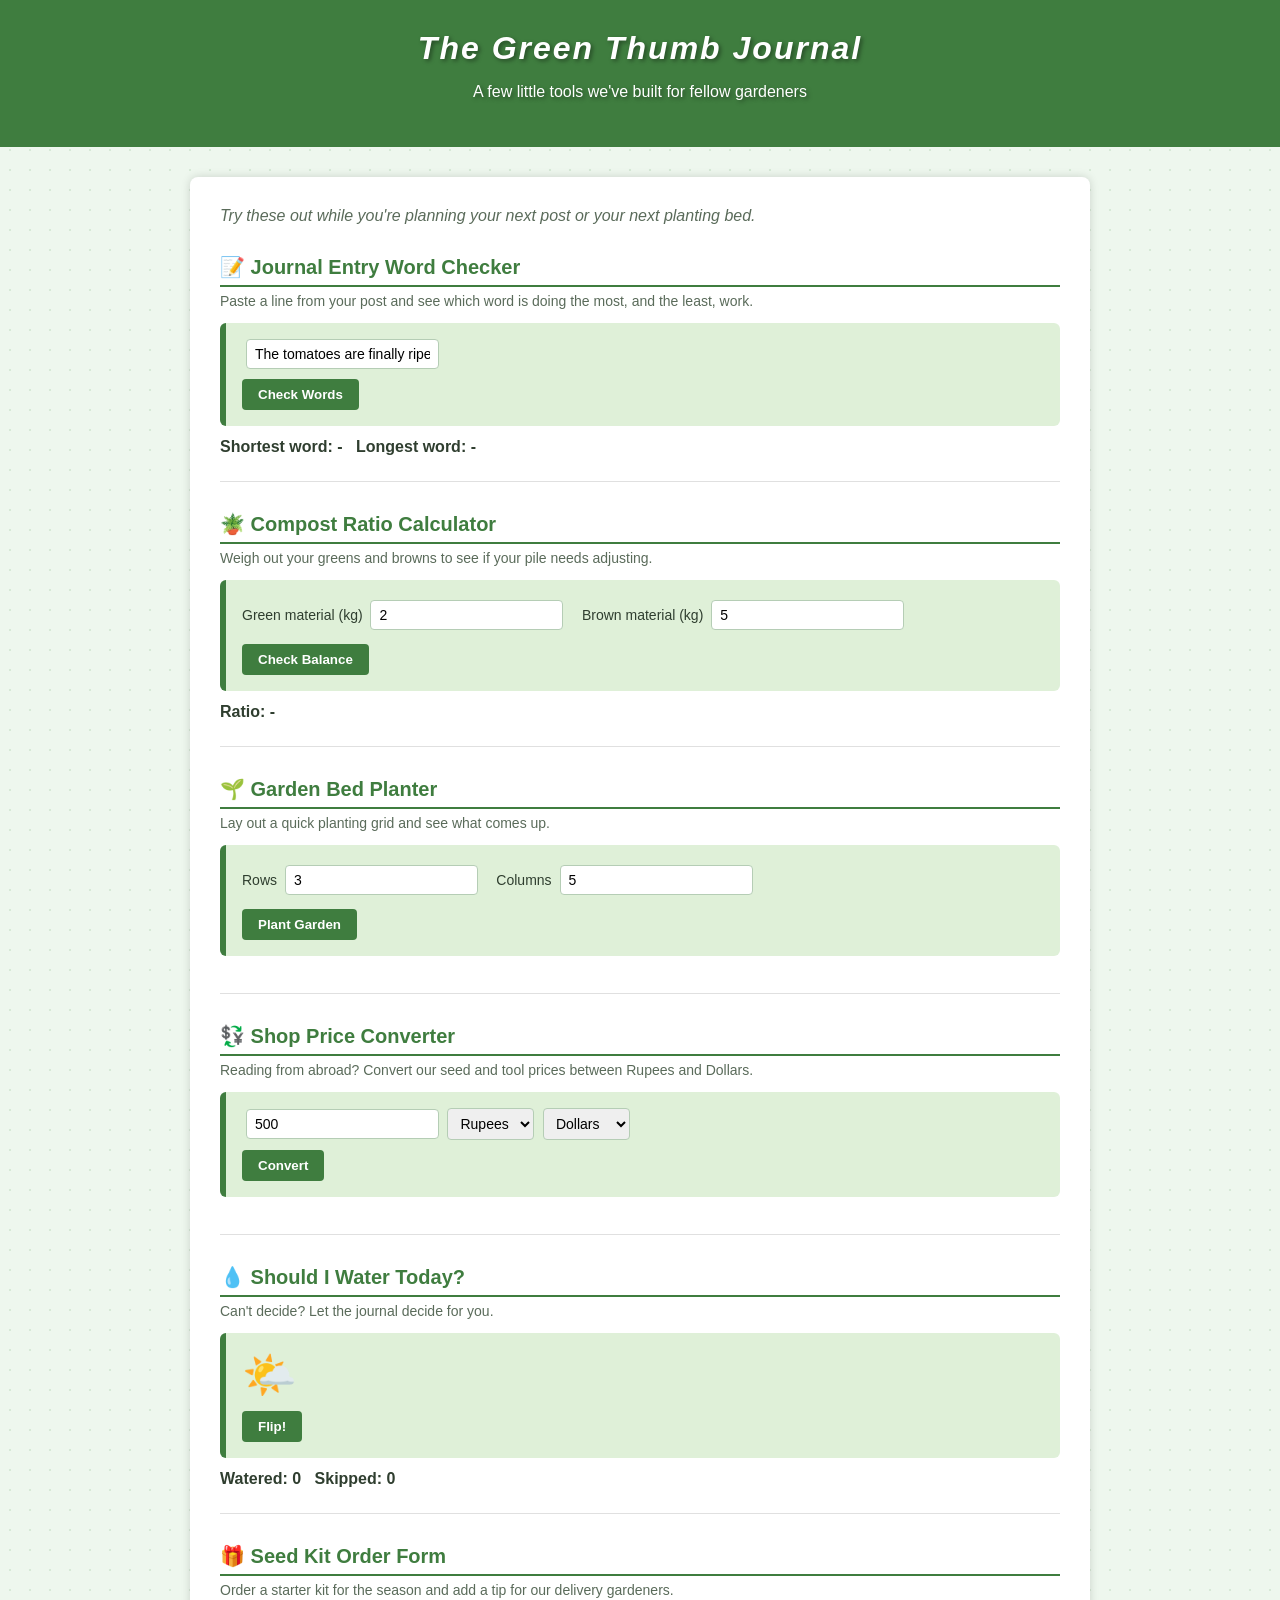
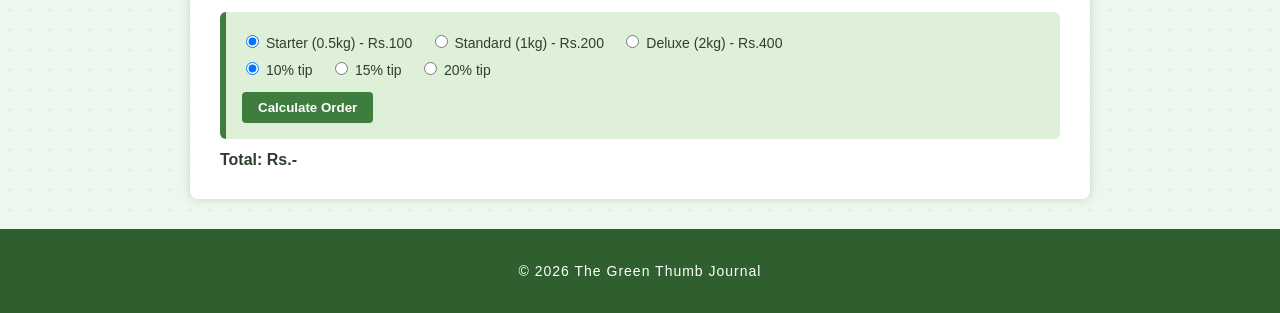
<file: index.html>
<!DOCTYPE html>
<html lang="en">
<head>
<meta charset="UTF-8">
<meta name="viewport" content="width=device-width, initial-scale=1.0">
<title>The Green Thumb Journal - Garden Toolkit</title>
<link rel="stylesheet" href="garden-tools.css">
</head>
<body>

<header>
  <h1>The Green Thumb Journal</h1>
  <p>A few little tools we've built for fellow gardeners</p>
</header>

<main>

  <p class="page-intro">Try these out while you're planning your next post or your next planting bed.</p>

  <section>
    <h2>📝 Journal Entry Word Checker</h2>
    <p class="intro-line">Paste a line from your post and see which word is doing the most, and the least, work.</p>
    <div class="control">
      <input type="text" id="wordInput" value="The tomatoes are finally ripening after weeks of steady watering.">
      <button id="analyzeBtn">Check Words</button>
    </div>
    <p class="result">Shortest word: <span id="shortest">-</span> &nbsp; Longest word: <span id="longest">-</span></p>
  </section>

  <section>
    <h2>🪴 Compost Ratio Calculator</h2>
    <p class="intro-line">Weigh out your greens and browns to see if your pile needs adjusting.</p>
    <div class="control">
      <label>Green material (kg) <input type="number" id="green" value="2"></label>
      <label>Brown material (kg) <input type="number" id="brown" value="5"></label>
      <button id="compostBtn">Check Balance</button>
    </div>
    <p class="result">Ratio: <span id="ratio">-</span> &nbsp; <span id="balance"></span></p>
  </section>

  <section>
    <h2>🌱 Garden Bed Planter</h2>
    <p class="intro-line">Lay out a quick planting grid and see what comes up.</p>
    <div class="control">
      <label>Rows <input type="number" id="rows" min="1" value="3"></label>
      <label>Columns <input type="number" id="cols" min="1" value="5"></label>
      <button id="plantBtn">Plant Garden</button>
    </div>
    <div id="garden"></div>
  </section>

  <section>
    <h2>💱 Shop Price Converter</h2>
    <p class="intro-line">Reading from abroad? Convert our seed and tool prices between Rupees and Dollars.</p>
    <div class="control">
      <input type="number" id="amount" value="500">
      <select id="from">
        <option value="INR">Rupees</option>
        <option value="USD">Dollars</option>
      </select>
      <select id="to">
        <option value="USD">Dollars</option>
        <option value="INR">Rupees</option>
      </select>
      <button id="convertBtn">Convert</button>
    </div>
    <p class="result" id="answer"></p>
  </section>

  <section>
    <h2>💧 Should I Water Today?</h2>
    <p class="intro-line">Can't decide? Let the journal decide for you.</p>
    <div class="control">
      <div id="coin">🌤️</div>
      <button id="flip">Flip!</button>
    </div>
    <p class="result">Watered: <span id="num_heads">0</span> &nbsp; Skipped: <span id="num_tails">0</span></p>
  </section>

  <section>
    <h2>🎁 Seed Kit Order Form</h2>
    <p class="intro-line">Order a starter kit for the season and add a tip for our delivery gardeners.</p>
    <div class="control">
      <label><input type="radio" name="kit" value="100" checked> Starter (0.5kg) - Rs.100</label>
      <label><input type="radio" name="kit" value="200"> Standard (1kg) - Rs.200</label>
      <label><input type="radio" name="kit" value="400"> Deluxe (2kg) - Rs.400</label>
      <br>
      <label><input type="radio" name="tip" value="10" checked> 10% tip</label>
      <label><input type="radio" name="tip" value="15"> 15% tip</label>
      <label><input type="radio" name="tip" value="20"> 20% tip</label>
      <br>
      <button id="orderBtn">Calculate Order</button>
    </div>
    <p class="result">Total: Rs.<span id="price">-</span></p>
  </section>

</main>

<footer>
  <p>&copy; 2026 The Green Thumb Journal</p>
</footer>

<script src="garden-tools.js"></script>
</body>
</html>
</file>
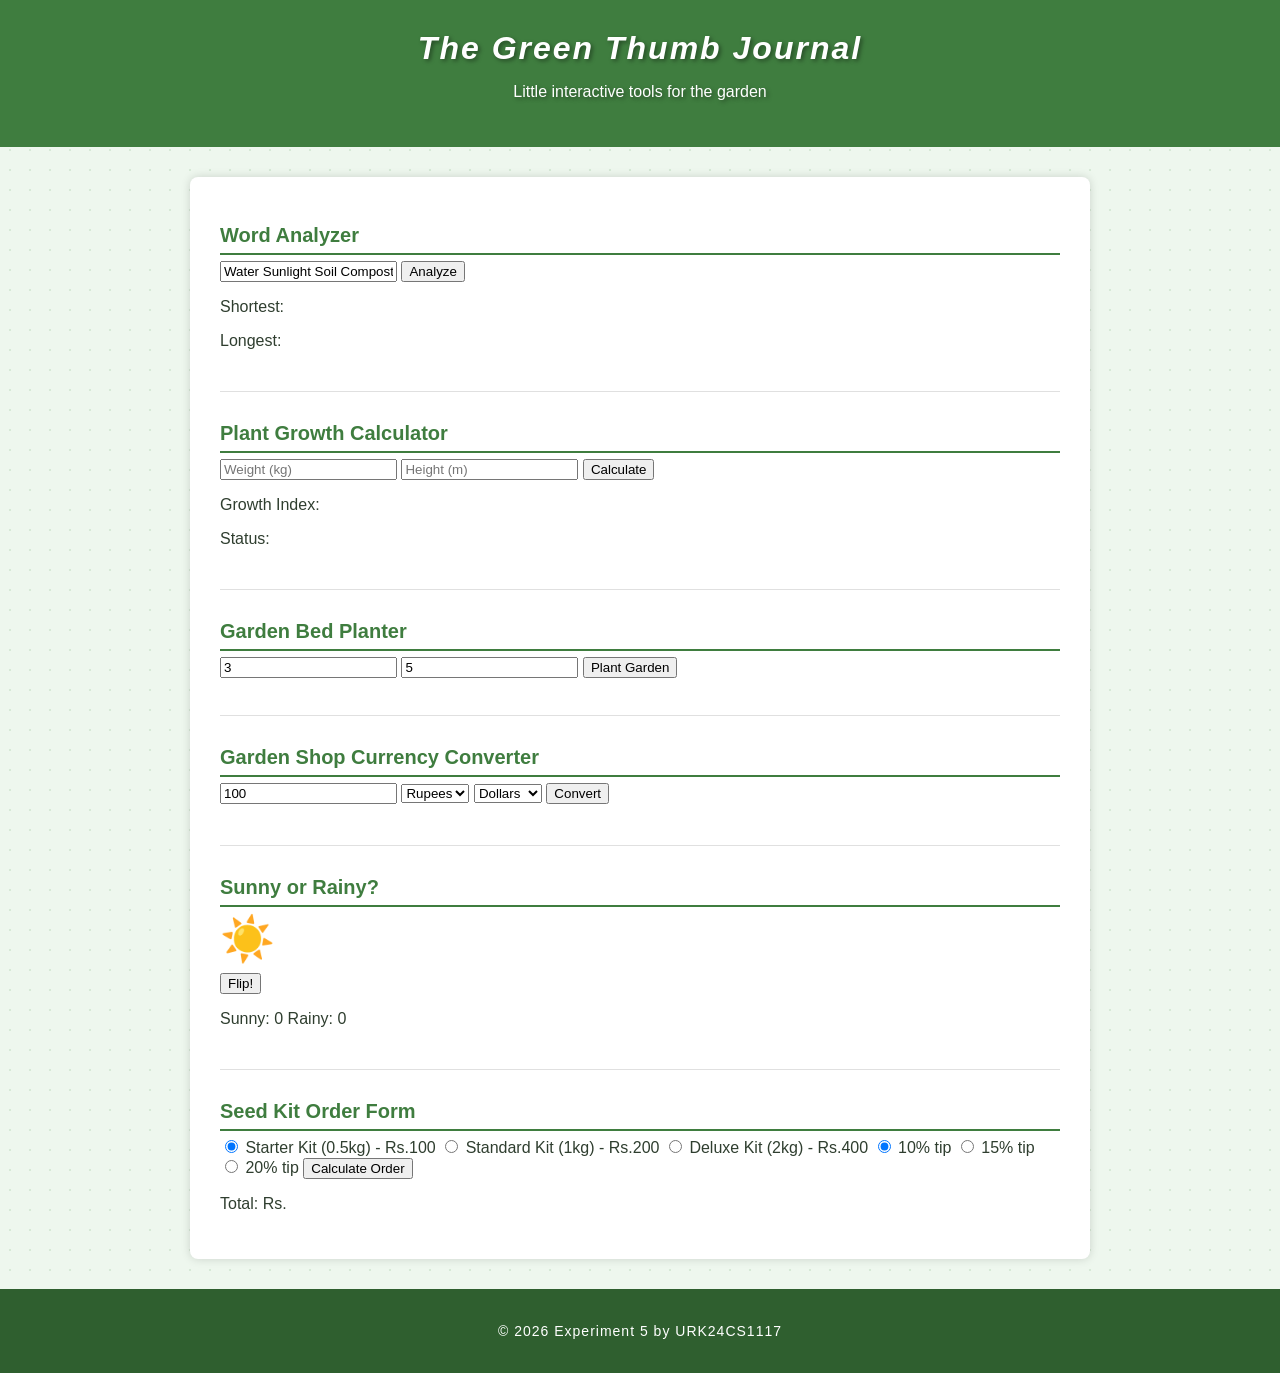
<file: garden-tools.html>
<!DOCTYPE html>
<html lang="en">
<head>
<meta charset="UTF-8">
<meta name="viewport" content="width=device-width, initial-scale=1.0">
<title>The Green Thumb Journal - Garden Tools</title>
<link rel="stylesheet" href="garden-tools.css">
</head>
<body>

<header>
  <h1>The Green Thumb Journal</h1>
  <p>Little interactive tools for the garden</p>
</header>

<main>

  <section class="tool">
    <h2>Word Analyzer</h2>
    <input type="text" id="wordInput" value="Water Sunlight Soil Compost Mulch">
    <button id="analyzeBtn">Analyze</button>
    <p>Shortest: <span id="shortest"></span></p>
    <p>Longest: <span id="longest"></span></p>
  </section>

  <section class="tool">
    <h2>Plant Growth Calculator</h2>
    <input type="number" id="weight" placeholder="Weight (kg)">
    <input type="number" id="height" placeholder="Height (m)">
    <button id="calcBtn">Calculate</button>
    <p>Growth Index: <span id="score"></span></p>
    <p>Status: <span id="type"></span></p>
  </section>

  <section class="tool">
    <h2>Garden Bed Planter</h2>
    <input type="number" id="rows" placeholder="Rows" min="1" value="3">
    <input type="number" id="cols" placeholder="Columns" min="1" value="5">
    <button id="plantBtn">Plant Garden</button>
    <div id="garden"></div>
  </section>

  <section class="tool">
    <h2>Garden Shop Currency Converter</h2>
    <input type="number" id="amount" placeholder="Amount" value="100">
    <select id="from">
      <option value="INR">Rupees</option>
      <option value="USD">Dollars</option>
    </select>
    <select id="to">
      <option value="USD">Dollars</option>
      <option value="INR">Rupees</option>
    </select>
    <button id="convertBtn">Convert</button>
    <p><span id="answer"></span></p>
  </section>

  <section class="tool">
    <h2>Sunny or Rainy?</h2>
    <div id="coin">☀️</div>
    <button id="flip">Flip!</button>
    <p>Sunny: <span id="num_heads">0</span> Rainy: <span id="num_tails">0</span></p>
  </section>

  <section class="tool">
    <h2>Seed Kit Order Form</h2>
    <label><input type="radio" name="kit" value="100" checked> Starter Kit (0.5kg) - Rs.100</label>
    <label><input type="radio" name="kit" value="200"> Standard Kit (1kg) - Rs.200</label>
    <label><input type="radio" name="kit" value="400"> Deluxe Kit (2kg) - Rs.400</label>
    <label><input type="radio" name="tip" value="10" checked> 10% tip</label>
    <label><input type="radio" name="tip" value="15"> 15% tip</label>
    <label><input type="radio" name="tip" value="20"> 20% tip</label>
    <button id="orderBtn">Calculate Order</button>
    <p>Total: Rs.<span id="price"></span></p>
  </section>

</main>

<footer>
  <p>&copy; 2026 Experiment 5 by URK24CS1117</p>
</footer>

<script src="garden-tools.js"></script>
</body>
</html>
</file>
<file: garden-tools.css>
* { box-sizing: border-box; }

body {
  margin: 0;
  font-family: 'Segoe UI', Verdana, sans-serif;
  background-color: #eef7ee;
  background-image: radial-gradient(#d7e9d7 1px, transparent 1px);
  background-size: 20px 20px;
  color: #2f3e2f;
}

header {
  background-color: #3f7d3f;
  color: #ffffff;
  text-align: center;
  padding: 30px 20px;
  text-shadow: 2px 2px 4px rgba(0,0,0,0.4);
}

header h1 {
  margin: 0 0 8px;
  font-style: italic;
  letter-spacing: 2px;
}

main {
  width: 90%;
  max-width: 900px;
  margin: 30px auto;
  background-color: #ffffff;
  padding: 30px;
  border-radius: 8px;
  box-shadow: 0 0 10px rgba(0,0,0,0.15);
}

.page-intro {
  font-style: italic;
  color: #5a6b5a;
  margin-top: 0;
  margin-bottom: 30px;
}

section {
  margin-bottom: 30px;
  padding-bottom: 25px;
  border-bottom: 1px solid #e0e0e0;
}

section:last-child {
  margin-bottom: 0;
  padding-bottom: 0;
  border-bottom: none;
}

section h2 {
  color: #3f7d3f;
  border-bottom: 2px solid #3f7d3f;
  padding-bottom: 6px;
  font-size: 20px;
  margin-bottom: 6px;
}

.intro-line {
  color: #5a6b5a;
  font-size: 14px;
  margin: 0 0 14px;
}

.control {
  background-color: #dff0d8;
  border-left: 6px solid #3f7d3f;
  border-radius: 6px;
  padding: 16px;
}

.control label {
  display: inline-block;
  margin: 4px 14px 4px 0;
  font-size: 14px;
}

.control input,
.control select {
  padding: 6px 8px;
  border: 1px solid #b5cdb5;
  border-radius: 4px;
  font-size: 14px;
  margin-left: 4px;
}

.control button {
  display: block;
  background-color: #3f7d3f;
  color: #ffffff;
  border: none;
  padding: 8px 16px;
  border-radius: 4px;
  cursor: pointer;
  margin-top: 10px;
  font-weight: bold;
}

.control button:hover {
  background-color: #2f5f2f;
}

.result {
  margin: 12px 0 0;
  font-weight: bold;
}

#garden {
  font-size: 26px;
  line-height: 1.6;
  margin-top: 12px;
}

#coin {
  font-size: 44px;
  margin-bottom: 8px;
}

footer {
  background-color: #2f5f2f;
  color: #ffffff;
  text-align: center;
  padding: 20px;
  letter-spacing: 1px;
  font-size: 14px;
}
</file>
